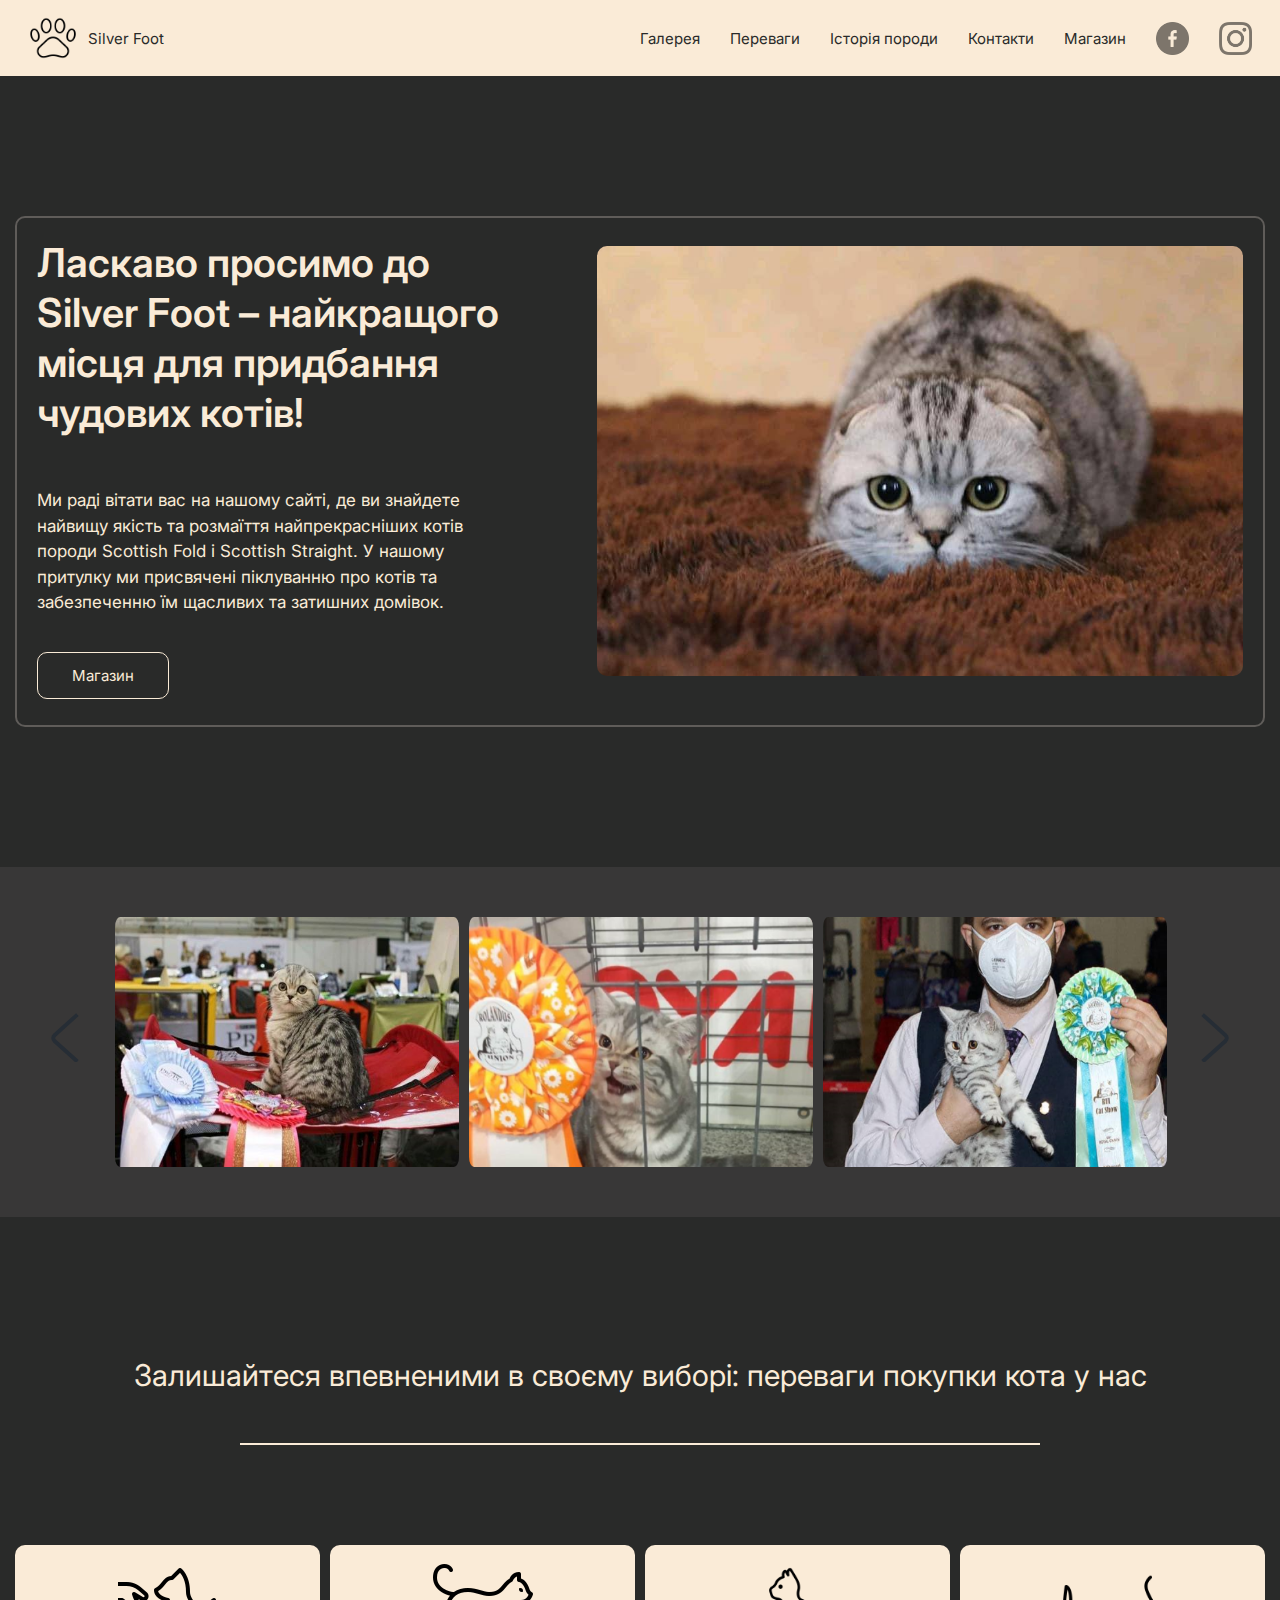
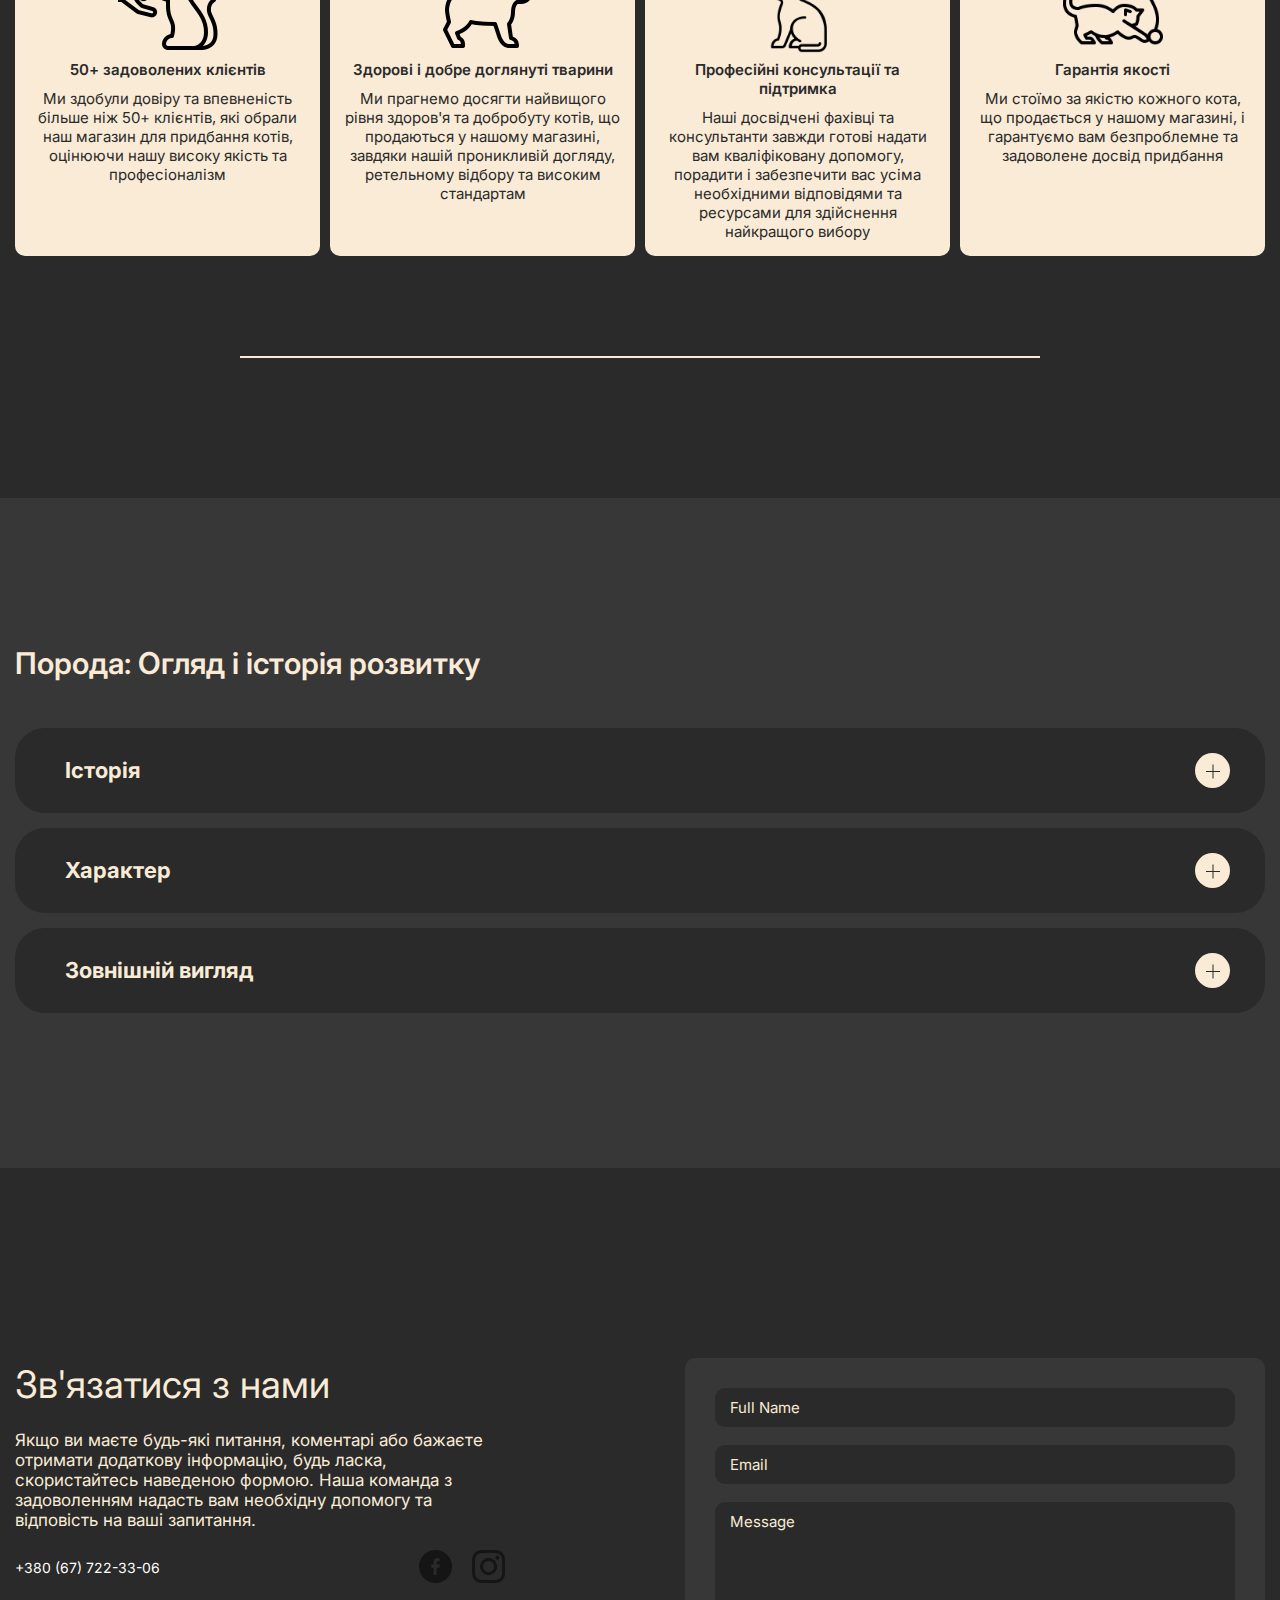
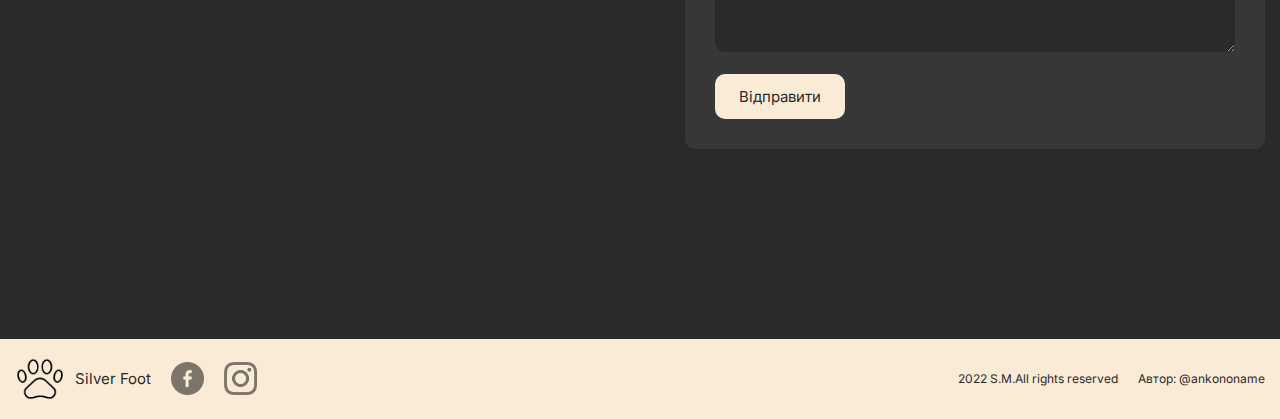
<file: index.html>
<!DOCTYPE html>
<html lang="en">
<head>
    <meta charset="UTF-8">
    <meta name="viewport" content="width=device-width, initial-scale=1.0">
    <link rel="stylesheet" href="css/style.css">
    <link rel="preconnect" href="https://fonts.googleapis.com">
    <link rel="preconnect" href="https://fonts.gstatic.com" crossorigin>
    <link href="https://fonts.googleapis.com/css2?family=Inter:wght@400;600;800&display=swap" rel="stylesheet">
    <title>Document</title>
</head>
<body>
    <div class="wrapper">
        <header class="header">
            <div class="container">
                <div class="header__inner">
                    <div class="header__logo">
                        <a class="logo__img" href="#">
                            <img src="img/foot-icon.png" alt="">
                            <div class="logo__text">Silver Foot</div>
                        </a>
                    </div>
    
                    <div class="header__nav">
                        <ul class="header__nuv-list">
                            <li class="nav__list-item">
                                <a class="nav__list-link" href="#history">Галерея</a>
                            </li>

                            <li class="nav__list-item">
                                <a class="nav__list-link" href="#recommend">Переваги</a>
                            </li>

                            <li class="nav__list-item">
                                <a class="nav__list-link" href="#info">Історія породи</a>
                            </li>

                            <li class="nav__list-item">
                                <a class="nav__list-link" href="#form">Контакти</a>
                            </li>

                            <li class="nav__list-item">
                                <a class="nav__list-link" href="index-shop.html">Магазин</a>
                            </li>

                            <li class="nav__list-item">
                                <a class="nav__list-link" href="https://www.facebook.com/natalia.ankudevych">
                                    <img src="img/facebook.png" alt="">
                                </a>
                            </li>

                            <li class="nav__list-item">
                                <a class="nav__list-link" href="https://instagram.com/natalie_ankudevych?igshid=OGQ5ZDc2ODk2ZA==">
                                    <img src="img/instagram.png" alt="">
                                </a>
                            </li>
                        </ul>
                    </div>

                    <div class="burger__menu">
                        <img src="img/popup-btn.svg" alt="burger menu">
                    </div>             
                </div>
            </div>
        </header>

        <div class="modal">
            <div class="modal__main">
                <ul class="modal__list">
                    <li class="nav__list-item">
                        <a class="nav__list-link" href="#history">Галерея</a>
                    </li>

                    <li class="nav__list-item">
                        <a class="nav__list-link" href="#recommend">Переваги</a>
                    </li>

                    <li class="nav__list-item">
                        <a class="nav__list-link" href="#info">Історія породи</a>
                    </li>

                    <li class="nav__list-item">
                        <a class="nav__list-link" href="#form">Контакти</a>
                    </li>

                    <li class="nav__list-item">
                        <a class="nav__list-link" href="index-shop.html">Магазин</a>
                    </li>

                    <div class="modal__list-social">
                        <li class="nav__list-item">
                            <a class="nav__list-link" href="https://www.facebook.com/natalia.ankudevych">
                                <img src="img/facebook.png" alt="">
                            </a>
                        </li>
                        
                        <li class="nav__list-item">
                            <a class="nav__list-link" href="https://instagram.com/natalie_ankudevych?igshid=OGQ5ZDc2ODk2ZA==">
                                <img src="img/instagram.png" alt="">
                            </a>
                        </li>
                    </div>
                </ul>

                <button class="modul__close-btn modul-close">
                    <img src="img/btn-modul.svg" alt="">
                </button>
            </div>
        </div>

        <section class="top__content">
                    
            <div class="container">
                <div class="top__content-inner">
                    <div class="top__text">
                        <h1 class="top__text-title">
                            Ласкаво просимо до Silver Foot – найкращого місця для придбання чудових котів!
                        </h1>
                        <p class="top__text-suptitle">
                            Ми раді вітати вас на нашому сайті, де ви знайдете найвищу якість та розмаїття найпрекрасніших котів породи Scottish Fold і Scottish Straight. У нашому притулку ми присвячені піклуванню про котів та забезпеченню їм щасливих та затишних домівок.
                        </p>

                        <div class="top__button">
                            <a href="index-shop.html">
                                Магазин
                            </a>
                        </div>
                    </div>
    
                    <div class="top__foto">
                        <img src="img/main-foto.jpg" alt="">
                    </div>
                </div>
            </div>
        </section>

        <section id="history" class="history">
            <div class="history__container">
                <div class="history__top">
                    <div class="history__slider">
                        <div class="slider__item">
                            <img src="img/slider1.jpg" alt="">
                        </div>

                        <div class="slider__item">
                            <img src="img/slider2.jpg" alt="">
                        </div>

                        <div class="slider__item">
                            <img src="img/slider3.jpg" alt="">
                        </div>

                        <div class="slider__item">
                            <img src="img/slider4.jpg" alt="">
                        </div>

                        <div class="slider__item">
                            <img src="img/slider5.jpg" alt="">
                        </div>
                    </div>
                </div>
            </div>
        </section>

        <section id="recommend" class="recommend">
            <div class="container">
                <div class="recommend__inner">
                    <h3 class="recommend__title">
                        Залишайтеся впевненими в своєму виборі: переваги покупки кота у нас
                    </h3>

                    <div class="recommend__border-top"></div>

                    <div class="recommend__content">
                        <div class="recommend__item">
                            <div class="recommend_item-foto">
                                <img src="img/rec1.png" alt="">
                            </div>

                            <div class="recommend__item-text">
                                50+ задоволених клієнтів
                            </div>
                            <p>Ми здобули довіру та впевненість більше ніж 50+ клієнтів, які обрали наш магазин для придбання котів, оцінюючи нашу високу якість та професіоналізм</p>
                        </div>

                        <div class="recommend__item">
                            <div class="recommend_item-foto">
                                <img src="img/rec2.png" alt="">
                            </div>

                            <div class="recommend__item-text">
                                Здорові і добре доглянуті тварини
                            </div>
                            <p>Ми прагнемо досягти найвищого рівня здоров'я та добробуту котів, що продаються у нашому магазині, завдяки нашій проникливій догляду, ретельному відбору та високим стандартам</p>
                        </div>

                        <div class="recommend__item">
                            <div class="recommend_item-foto">
                                <img src="img/rec3.png" alt="">
                            </div>

                            <div class="recommend__item-text">
                                Професійні консультації та підтримка
                            </div>
                            <p>Наші досвідчені фахівці та консультанти завжди готові надати вам кваліфіковану допомогу, порадити і забезпечити вас усіма необхідними відповідями та ресурсами для здійснення найкращого вибору</p>
                        </div>

                        <div class="recommend__item">
                            <div class="recommend_item-foto">
                                <img src="img/rec4.png" alt="">
                            </div>

                            <div class="recommend__item-text">
                                Гарантія якості
                            </div>
                            <p>Ми стоїмо за якістю кожного кота, що продається у нашому магазині, і гарантуємо вам безпроблемне та задоволене досвід придбання</p>
                        </div>
                    </div>

                    <div class="recommend__border-bottom"></div>
                </div>
            </div>
        </section>

        <section id="info" class="info">
            <div class="container">
                <div class="info__inner">
                    <h1 class="info__title">
                        Порода: Огляд і історія розвитку   
                    </h1>
                    
                    <div class="collapse__box-item">
                        <div class="collapse__box-inner">

                            <div class="collapse__title-box">
                                <h5 class="collapse__box-title">Історія</h5>

                                <div class="collapse__button">

                                </div>
                            </div>

                            <div class="collapse__box-text">
                                <p>
                                    Шотландські коти є породою, яка походить з Великої Британії. Вони виникли в 1960-х роках внаслідок спонтанного мутаційного гена, що призводить до скорочення довжини хвоста у котів. Перші шотландські коти з'явилися в результаті перетинання з британськими короткошерстими котами. Згодом відбулася систематична селекція, спрямована на збереження і посилення цієї особливої ознаки.
                                </p>
                            </div>
                        </div>  
                    </div>


                    <div class="collapse__box-item">
                        <div class="collapse__box-inner">

                            <div class="collapse__title-box">
                                <h5 class="collapse__box-title">Характер</h5>

                                <div class="collapse__button">
                                    
                                </div>
                            </div>

                            <div class="collapse__box-text">
                                <p>
                                    Шотландські капловухі завдяки своїм вухам мають оригінальний вигляд. Вони мають спокійний, урівноважений характер. Легко знаходять спільну мову з іншими свійськими тваринами. Кішки ласкаві, ніжні. Прив'язуються до людей.
                                    Малі кошенята відзначаються своєю активністю, грайливістю, що для більшості у дорослому віці не є характерною ознакою.
                                </p>
                            </div>
                        </div>  
                    </div>


                    <div class="collapse__box-item">
                        <div class="collapse__box-inner">

                            <div class="collapse__title-box">
                                <h5 class="collapse__box-title">Зовнішній вигляд</h5>

                                <div class="collapse__button">
                                    
                                </div>
                            </div>

                            <div class="collapse__box-text">
                                <p>
                                    Шотландські коти відрізняються короткою шерстю, компактною статурою та вираженою округлою формою обличчя. Вони мають міцний скелет та сильну мускулатуру.Часто вважаються прекрасними сімейними та компанійськими котами, які добре ладнають з дітьми та іншими тваринами.
                                </p>
                            </div>
                        </div>  
                    </div>

                    <div id="back_to_top" class="back-to-top">
                        <img src="img/btn-to-top.svg" alt="">
                    </div> 
                </div>
            </div>
        </section>

        <section id="form" class="form">
            <div class="container">
                <div class="form__inner">
                    <div class="form__text-content">
                        <h3 class="form__title">
                            Зв'язатися з нами
                        </h3>
                        <p class="form__text">
                            Якщо ви маєте будь-які питання, коментарі або бажаєте отримати додаткову інформацію, будь ласка, скористайтесь наведеною формою. Наша команда з задоволенням надасть вам необхідну допомогу та відповість на ваші запитання.
                        </p>

                        <div class="form__contacts">
                            <div class="form__tel-link">
                                <a href="tel:+380677223306">+380 (67) 722-33-06</a>
                            </div>

                            <div class="form__social">
                                <a class="nav__list-link" href="https://www.facebook.com/natalia.ankudevych">
                                    <img src="img/facebook.png" alt="">
                                </a>
                    


                                <a class="nav__list-link" href="https://instagram.com/natalie_ankudevych?igshid=OGQ5ZDc2ODk2ZA==">
                                    <img src="img/instagram.png" alt="">
                                </a>
                            </div>
                        </div>
                    </div>

                    <form id="ajax-contact-form" class="form__email">
                        <input type="hidden" name="project_name" value="Silver Foot">
                        <input type="hidden" name="admin_email" value="verif49089@akoption.com">
                        <input type="hidden" name="form_subject" value="Form Subject">

                        <div>
                            <input class="form__input _req" type="text" id="name" name="Name" value="Full Name">
                        </div>
                    
                        <div>
                            <input class="form__input _email" type="email" id="email" name="E-mail" value="Email">
                        </div>
                
                        <div>
                            <textarea class="form__message" id="message" name="message" required>Message</textarea>
                        </div>
                    
                        <button class="form__btn" type="submit">Відправити</button>
                    </form>
                </div>
            </div>                                      
        </section>

        <footer class="footer">
            <div class="container">
                <div class="footer__inner">
                    <div class="footer__left">
                        <div class="header__logo">
                            <a class="logo__img" href="#">
                                <img src="img/foot-icon.png" alt="">
                                <div class="logo__text">Silver Foot</div>
                            </a>
                        </div>

                        <ul class="footer__list">
                            <li class="nav__list-item">
                                <a class="nav__list-link" href="https://www.facebook.com/natalia.ankudevych">
                                    <img src="img/facebook.png" alt="">
                                </a>
                            </li>
    
                            <li class="nav__list-item">
                                <a class="nav__list-link" href="https://instagram.com/natalie_ankudevych?igshid=OGQ5ZDc2ODk2ZA==">
                                    <img src="img/instagram.png" alt="">
                                </a>
                            </li>
                        </ul>
                    </div>

                    <div class="footer__right">
                        <div>2022 S.M.All rights reserved</div>
                        <div>Автор: @ankononame</div>
                    </div>
                </div>
            </div>
        </footer>

        
        
    </div>
    <script src="https://code.jquery.com/jquery-3.6.0.min.js"></script>
    <script src="js/slick.min.js"></script>
    <script src="script.js"></script>
    <script src="js/main.js"></script>
</body>
</html>
</file>
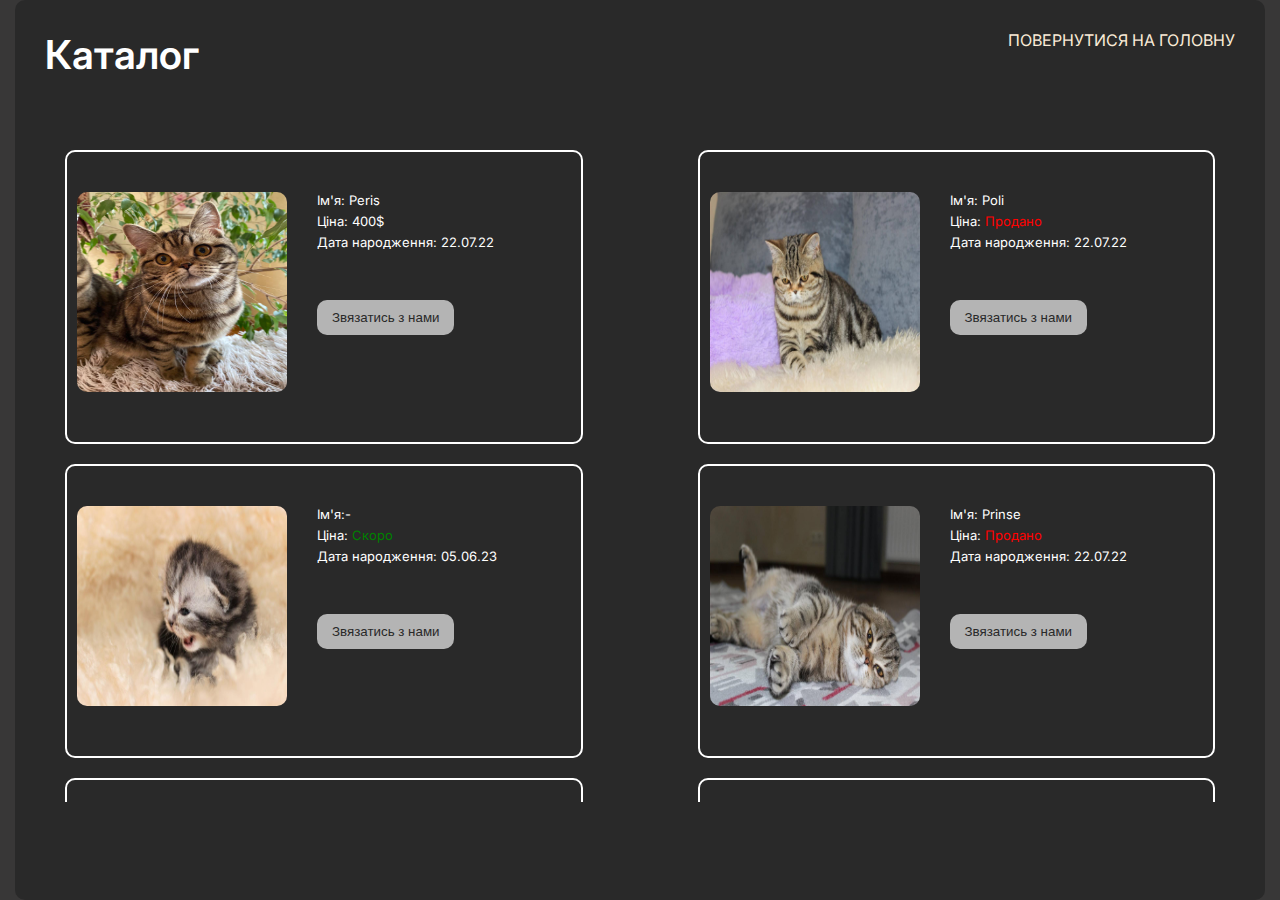
<file: index-shop.html>
<!DOCTYPE html>
<html lang="en">
<head>
    <meta charset="UTF-8">
    <meta name="viewport" content="width=device-width, initial-scale=1.0">
    <link rel="stylesheet" href="css/style-shop.css">
    <link href="https://fonts.googleapis.com/css2?family=Inter:wght@400;600;800&display=swap" rel="stylesheet">
    <title>Silver foot</title>
</head>
<body>
    <div class="main">
        <div class="container">
           <div class="main__inner">
                <div class="main__header">
                    <div class="main___item-title">
                        <h1>Каталог</h1>
                    </div>
                    <div class="beack__link">
                        <a href="index.html">Повернутися на головну</a>
                    </div>
                </div>
                
        
                <div class="mein__items">  
                    <div class="main__item">
                        <div class="item__foto">
                            <img src="img/peris.jpg" alt="">
                        </div>

                        <div class="item__text-block">
                            <div class="item__name">
                                Ім'я:<span> Peris</span>
                            </div>
    
                            <div class="item__text">
                                Ціна:<span> 400$</span>
                            </div>

                            <div class="item__data">
                                Дата народження:<span> 22.07.22</span>
                            </div>
                            
                            <button class="item__btn">
                                <a href="index.html#form" class="item__link">Звязатись з нами</a>
                            </button>
                        </div>
                    </div>

                    <div class="main__item">
                        <div class="item__foto">
                            <img src="img/poli.jpg" alt="">
                        </div>

                        <div class="item__text-block">
                            <div class="item__name">
                                Ім'я:<span> Poli</span>
                            </div>
    
                            <div class="item__text">
                                Ціна:<span class="red"> Продано</span>
                            </div>

                            <div class="item__data">
                                Дата народження:<span> 22.07.22</span>
                            </div>
                            
                            <button class="item__btn">
                                <a href="index.html#form" class="item__link">Звязатись з нами</a>
                            </button>
                        </div>
                    </div>

                    <div class="main__item">
                        <div class="item__foto">
                            <img src="img/mini-cat.jpg" alt="">
                        </div>

                        <div class="item__text-block">
                            <div class="item__name">
                                Ім'я:<span>-</span>
                            </div>
    
                            <div class="item__text">
                                Ціна:<span class="green"> Скоро</span>
                            </div>

                            <div class="item__data">
                                <span>Дата народження:</span> 05.06.23
                            </div>
                            
                            <button class="item__btn">
                                <a href="index.html#form" class="item__link">Звязатись з нами</a>
                            </button>
                        </div>
                    </div>
  
                    <div class="main__item">
                        <div class="item__foto">
                            <img src="img/prince.jpg" alt="">
                        </div>

                        <div class="item__text-block">
                            <div class="item__name">
                                Ім'я:<span> Prinse</span>
                            </div>
    
                            <div class="item__text">
                                Ціна:<span class="red"> Продано</span>
                            </div>

                            <div class="item__data">
                                <span>Дата народження:</span> 22.07.22
                            </div>
                            
                            <button class="item__btn">
                                <a href="index.html#form" class="item__link">Звязатись з нами</a>
                            </button>
                        </div>
                    </div>

                    <div class="main__item">
                        <div class="item__foto">
                            <img src="img/mini-cat2.jpg" alt="">
                        </div>

                        <div class="item__text-block">
                            <div class="item__name">
                                Ім'я:<span> -</span>
                            </div>
    
                            <div class="item__text">
                                Ціна:<span class="green"> Скоро</span>
                            </div>

                            <div class="item__data">
                                <span>Дата народження:</span>  05.06.23
                            </div>
                            
                            <button class="item__btn">
                                <a href="index.html#form" class="item__link">Звязатись з нами</a>
                            </button>
                        </div>
                    </div>

                    <div class="main__item">
                        <div class="item__foto">
                            <img src="img/mini-cat3.jpg" alt="">
                        </div>

                        <div class="item__text-block">
                            <div class="item__name">
                                Ім'я:<span> -</span>
                            </div>
    
                            <div class="item__text">
                                Ціна:<span class="green"> Скоро</span>
                            </div>

                            <div class="item__data">
                                <span>Дата народження:</span>  05.06.23
                            </div>
                            
                            <button class="item__btn">
                                <a href="index.html#form" class="item__link">Звязатись з нами</a>
                            </button>
                        </div>
                    </div>
                </div>
           </div>
        </div>
    </div>
    <script src="https://code.jquery.com/jquery-3.6.0.min.js"></script>
    <script src="js/main.js"></script>
</body>
</html>
</file>
<file: css/style.css>
/* Reset and base styles  */
* {
	padding: 0px;
	margin: 0px;
	border: none;
}

*,
*::before,
*::after {
	box-sizing: border-box;
}

/* Links */

a, a:link, a:visited  {
    text-decoration: none;
}

a:hover  {
    text-decoration: none;
}

/* Common */

aside, nav, footer, header, section, main {
	display: block;
}

h1, h2, h3, h4, h5, h6, p {
    font-size: inherit;
	font-weight: inherit;
}

ul, ul li {
	list-style: none;
}

img {
	vertical-align: top;
}

img, svg {
	max-width: 100%;
	height: auto;
}

address {
  font-style: normal;
}

/* Form */

input, textarea, button, select {
	font-family: inherit;
    font-size: inherit;
    color: inherit;
    background-color: transparent;
}

input::-ms-clear {
	display: none;
}

button, input[type="submit"] {
    display: inline-block;
    box-shadow: none;
    background-color: transparent;
    background: none;
    cursor: pointer;
}

input:focus, input:active,
button:focus, button:active {
    outline: none;
}

button::-moz-focus-inner {
	padding: 0;
	border: 0;
}

label {
	cursor: pointer;
}

legend {
	display: block;
}

a {
    color: #292A29;
}

/* CSS start --------------------- */

.container{
    max-width: 1400px;
    margin: 0 auto;
    padding: 0 15px;
}


body {
    background: #292A29;
    font-family: 'Inter', sans-serif;
    font-weight: 400;
    font-size: 15px;
    color: antiquewhite;
}

h1 {
    font-size: 40px;
    line-height: 50px;
    margin-bottom: 50px;
    font-weight: 600;
}


/* Header container --------------------- */


.header {
    padding: 13px;
    background-color: antiquewhite;
}

.header__logo img{
    width: 50px;
}

.header__inner {
    display: flex;
    justify-content: space-between;
    align-items: center;
}

.logo__img {
    display: flex;
    align-items: center;
    text-align: center;
    gap: 10px;
}

.header__nav {
    color: #292A29;
}

.header__nuv-list {
    display: flex;
    align-items: center;
    gap: 30px;
}

.nav__list-link {
    transition: border-bottom .3s ease;
    border-bottom: 1.5px solid transparent;
}

.nav__list-link:hover {
    border-bottom: 1.5px solid #292A29;
}

.nav__list-link img {
    width: 33px;
    height: 33px;
    opacity: 0.5;
    transition: opacity .3s ease;
}

.nav__list-link img:hover {
    opacity: 1;
}

.burger__menu {
    display: none;
}

.top__content {
    margin: 140px 0;
}

.top__text {
   max-width: 500px;
   padding-right: 20px;
}

.top__content-inner {
    display: flex;
    justify-content: space-between;
    align-items: center;
    border: 2px solid rgb(95, 92, 89);
    border-radius: 10px;
    padding: 20px 20px 40px 20px;
}

.top__foto img{
    border-radius: 10px;
    max-height: 430px;
}

.top__text-suptitle {
    font-size: 17px;
    line-height: 150%;
    margin-bottom: 50px;
}

.top__button a{
    padding: 13px 34px;
    background-color: #292A29;
    border-radius: 10px;
    border: 1px solid antiquewhite;
    transition: .2s;
    color: antiquewhite;
}

.top__button a:hover{
    color: #292A29;
    background: antiquewhite;
}


.top__button button:hover{
    background-color: antiquewhite;
    color: #292A29;
}

.history {
    background-color: #383737;
    color: #4c4e4c;
}

.history__top {
    padding: 50px;
}

.history__title {
    text-align: center;
}

.history__slider {
  position: relative;
  padding: 0 60px;
}


.slider__item img {
    border-radius: 10px;
    height: 250px;
    width: 100%;
    padding: 0 5px;
}

/* Slider setings--------------- */

.history__container {
    max-width: 1900px;
    margin: 0 auto;
    padding: 0 0;
}

.slick-list {
    overflow: hidden;
}
/* Лента слайдов */
.slick-track{
    display: flex;
    align-items: center;
}

/* Стрелка влево */
.slick-prev{
    left: 0;
    background: url('../img/prev-btn.svg') 0 0 / 100% no-repeat;
}
/* Стрелка вправо */
.slick-next{
    right: 0;
    background: url('../img/next-btn.svg') 0 0 / 100% no-repeat;
}

.history__slider .slick-arrow {
    position: absolute;
    top: 50%;
    z-index: 10;
    margin: -30px 0 0 0;
    width: 30px;
    height: 50px;
    font-size: 0;
}

.slick-arrow:hover {
    fill:#FA4946;
}


/* Recommend block */

.recommend {
    margin: 140px 0;
}

.recommend__title {
    font-size: 30px;
    text-align: center;
    padding-bottom: 50px;
}

.recommend__content {
    padding-top: 100px;
    padding-bottom: 100px;
}

.recommend__content {
    display: flex;
    justify-content: space-between;
    gap: 10px;
}

.recommend__item {
    display: flex;
    justify-content: top;
    flex-direction: column;
    

    background: antiquewhite;
    color: #292A29;
    width: 25%;
    border-radius: 10px;
    align-items: center;
    padding: 15px;
    text-align: center;
}

.recommend_item-foto {
    width: 100px;
    height: 100px;
}

.recommend__item-text {
    text-align: center;
    padding-bottom: 10px;
    font-weight: 600;
}

.recommend__item p{
    font-size: 15px;
    font-weight: 400;
}

.recommend__border-top,
.recommend__border-bottom {
    width: 800px;
    border: 1px solid antiquewhite;
    margin: 0 auto;
}

/* Form block --------------------- */

.form {
    background: #292A29;
    margin: 140px 0;
}

.form__inner {
    display: flex;
    justify-content: space-between;
    padding: 50px 0;
}

.form__title {
    font-size: 38px;
    line-height: 52px;
    padding-bottom: 20px;
}

.form__text-content {
    max-width: 500px;
    font-weight: 400;
    font-size: 17px;
    padding-right: 10px;
}

.form__input:focus {
    border: 3px solid antiquewhite;
}

.form__email {
    padding: 30px;
    background: #383737;
    min-width: 580px;
    border-radius: 10px;
    font-weight: 400;
}

.form__email input {
    background-color: #292A29;
    margin-bottom: 18px;
    width: 100%;
    padding: 10px 15px;
    border-radius: 10px;
}

.form__email textarea {
    width: 100%;
    background-color: #292A29;
    border-radius: 10px;
    padding: 10px 15px;
    margin-bottom: 18px;
    border: none;
    resize: vertical;
    min-height: 150px;
    outline: none;
}

.form__email textarea:focus {
    border: 3px solid antiquewhite;
}

.form__btn {
    padding: 13px 24px;
    background: antiquewhite;
    color: #292A29;
    border-radius: 10px;
    transition: .3s;
}

.form__btn:hover {
    color: antiquewhite;
    background: #3f3e3e;
}


.form__contacts {
    padding-top: 20px;
    display: flex;
    justify-content: space-between;
    align-items: center;
}

.form__social {
    display: flex;
    gap: 20px;
}

.form__tel-link a{
    color: #FFF;
    border-bottom: 1px solid transparent;
    transition: border-bottom .3s ease;
    font-size: 14px;
}

.form__tel-link a:hover{
    border-bottom: 1px solid #FFF; 
}

/* Info ------------------- */

.info {
    background-color: #383737;
    padding: 140px 0;
}

.info__title {
    margin-bottom: 40px;
    font-size: 30px;
}

.collapse__box-item{
    background: #292A29;
    border-radius: 30px;
    margin-bottom: 15px;
}

.collapse__box-title {
    font-weight: 700;
    font-size: 22px;
    line-height: 27px;
}

.collapse__box-inner {
    padding: 0px 0px 25px 50px;
}

.collapse__box-text {
    padding-top: 12px;
    padding-right: 120px;
    max-width: 1250px;
    display: none;
    color: #fff;
}

.collapse__title-box {
    display: flex;
    justify-content: space-between;
    align-items: center;
    cursor: pointer;
    padding-top: 25px;
}

.collapse__button {
    background: antiquewhite;
    min-width: 35px;
    min-height: 35px;
    border-radius: 50%;
    position: relative;
    margin-right: 35px;
}

.collapse__title-box .collapse__button::after,
.collapse__title-box .collapse__button::before {
    content: "";
    width: 14px;
    height: 1px;
    background-color: #292A29;
    position: absolute;
    right: 10px;
    top: 18px;
    transition: all .3s ease-in-out;
}

.collapse__title-box .collapse__button::after {
    transform: rotate(-90deg);
}

.active .collapse__button::after,
.active .collapse__button::before {
    transform: rotate(0deg);
}


.back-to-top {
    border-radius: 50%;
    position: fixed;
    padding: 10px 12px;
    right: -150px;
    bottom: 25px;
    cursor: pointer;
    transition: 0.7s all;
    z-index: 30;
}

.back-to-top.active {
    right: 25px;
    bottom: 25px;
    transition: 0.7s all;
}

/* Footer ------------------ */

.footer {
    color: #292A29;
    background-color: antiquewhite;
}

.footer__inner {
    padding: 15px 0;
    display: flex;
    justify-content: space-between;
    align-items: center;
}

.footer__left {
    display: flex;
    align-items: center;
    gap: 20px;
}

.footer__list {
    display: flex;
    gap: 20px;
}

.footer__right {
    display: flex;
    font-weight: 400;
    font-size: 12px;
    gap: 20px;
}

/* BURGER MENU --------------------- */

.menu__list-item {
    padding-bottom: 10px;
}

.modal__list {
    display: flex;
    flex-direction: column;
    align-items: center;
    gap: 10px;
    padding-top: 50px;
    padding-bottom: 40px;
}

.modal__list-link {
    font-size: 16px;
    line-height: 19px;
}

.modal {
    position: fixed;
    inset: 0;
    background-color: rgba(13, 18, 47, 0.5);
    z-index: 100;
    cursor: pointer;
    display: none;
    left: 0;
    justify-content: center;
}

.modal__main {
    margin-top: 240px;
    position: relative;
    width: 292px;
    height: 320px;
    background: antiquewhite;
    border-radius: 10px;
    padding: 15px;
    cursor: default;
    display: flex;
    flex-direction: column;
    align-items: center;
    text-align: center;
    font-size: 14px;
    line-height: 150%;
}

.modul__close-btn {
    background-color: transparent;
    border: none;
    outline: none;
    cursor: pointer;
    position: absolute;
    top: 20px;
    right: 20px;
}

.modal__list-social {
    display: flex;
    gap: 10px;
}

@media (max-width: 1000px) {
    h1 {
        font-size: 25px;
        line-height: 30px;
        margin-bottom: 20px;
        font-weight: 600;
    }
    .top__text-suptitle {
        font-size: 12px;
        line-height: 150%;
        margin-bottom: 30px;
    }
    .top__text {
        max-width: 380px;
        padding-right: 20px;
    }
    .top__content {
        margin: 80px 0;
    }

    .nav__list-item a {
        font-size: 12px;
    }
    .slider__item img {
        height: 210px;
    }
    .recommend {
        margin: 80px 0;
    }
    .info {
        padding: 80px 0;
    }
    .recommend__content {
        padding-top: 60px;
    }
    .recommend__content {
        display: flex;
        justify-content: space-between;
        flex-wrap: wrap;
    }
    .recommend__item {
        width: 49%;
    }
    .form__inner {
        flex-wrap: wrap;
        justify-content: center;
    }
    .form__text-content {
        text-align: center;
    }
    .form__inner {
        padding: 0 0;
    }
    .form {
        margin: 70px 0;
    }
    .form__text-content {
        padding: 30px 20px;
    }
}

@media (max-width: 700px) {
    .recommend__content {
        display: flex;
        justify-content: center;
        flex-wrap: wrap;
    }
    .recommend__item {
        width: 100%;
    }
    .recommend__content {
        padding-top: 30px;
    }
    .recommend__border-top, .recommend__border-bottom {
        width: 200px;
    }
    .recommend__content {
        padding-top: 30px;
        padding-bottom: 30px;
    }
    .recommend {
        margin: 30px 0;
    }

    .recommend__title {
        font-size: 20px;
    }
    .form__email {
        min-width: 340px;
    }

    .form__text {
        font-size: 14px;
    }
    .history__top {
        padding: 20px;
    }

    .history__slider {
        padding: 0px 40px;
    }
    .footer__left {
        padding-bottom: 12px;
    }
    .footer__inner {
        flex-direction: column;
    }

    .header__nuv-list {
        display: none;
    }
    .top__foto {
        display: none;
    }
    .top__text {
        padding: 0;
    }
    .burger__menu {
        display: block;
    }
}
</file>
<file: css/style-shop.css>
/* Reset and base styles  */
* {
	padding: 0px;
	margin: 0px;
	border: none;
}

*,
*::before,
*::after {
	box-sizing: border-box;
}

/* Links */

a, a:link, a:visited  {
    text-decoration: none;
}

a:hover  {
    text-decoration: none;
}

/* Common */

aside, nav, footer, header, section, main {
	display: block;
}

h1, h2, h3, h4, h5, h6, p {
    font-size: inherit;
	font-weight: inherit;
}

ul, ul li {
	list-style: none;
}

img {
	vertical-align: top;
}

img, svg {
	max-width: 100%;
	height: auto;
}

address {
  font-style: normal;
}


/* Main ------------------- */

body {
    background: #383737;
    box-sizing: border-box;
    max-height: 100vh;
    font-family: 'Inter';
}

h1 {
    font-size: 40px;
    line-height: 50px;
    font-weight: 600;
}

.container{
    max-width: 1400px;
    margin: 0 auto;
    padding: 0 15px;
}

.main__inner {
    background-color: #292929;
    height: 100vh;
    border-radius: 10px;
    padding: 30px 30px 30px 30px;
    color: #FFF;
    overflow: hidden;
}

.mein__items {
    display: flex;
    flex-wrap: wrap;
    justify-content: space-between;
    gap: 20px;
    max-height: 80%;
    font-size: 13px;
    overflow: auto;
    padding: 20px;
}

.main__header {
    display: flex;
    justify-content: space-between;
    margin-bottom: 50px;
}

.main__item {
    display: flex;
    width: 45%;
    padding: 40px 10px 40px 10px;
    border-radius: 10px;
    border: 2px solid #FFF;
    
}

.beack__link a {
    color: antiquewhite;
    text-transform: uppercase;
    border-bottom: 1px solid transparent;
    transition: border-bottom .3s ease;
}

.beack__link a:hover {
    color: antiquewhite;
    text-transform: uppercase;
    border-bottom: 1px solid antiquewhite;
}

.item__text-block span{
    color: rgb(255, 255, 255); 
}

.item__name {
    padding-bottom: 5px;
}

.item__text {
    padding-bottom: 5px;
}

.item__foto {
    padding-right: 30px;
    padding-bottom: 10px;
}

.item__data {
    padding-bottom: 50px;
}

.item__foto img{
 width: 210px;
 height: 200px;
 border-radius: 10px;
}

.item__btn {
    padding: 10px 15px;
    border-radius: 10px;
    opacity: 0.7;
    cursor: pointer;
    transition: .3s;
}

.item__btn:hover {
    opacity: 1;
}

.item__link {
    color: #292929;
}

.red {
    color: red !important;
}

.green {
    color: green !important;
}


.mein__items::-webkit-scrollbar {
    width: 10px;
}

.mein__items::-webkit-scrollbar-track {
    background: #292929;
    border-radius: 50px;
}

.mein__items::-webkit-scrollbar-thumb {
    background: #FFF;
    border-radius: 50px;
    height: 20%;
}


@media(max-width:1000px){
    .mein__items {
        display: flex;
        flex-wrap: wrap;
        justify-content: center;
        padding: 0;
    }

    .main__item {
        width: 60%;
        padding-right: 10px;
    }

    .item__foto {
        display: flex;
        justify-content: center;
        padding-bottom: 20px;
        padding-right: 10px;
    }

    .beack__link a {
        font-size: 9px;
    }
    .main__header {
        display: flex;
        text-align: center;
        align-items: center;
    }
}

@media(max-width:800px){
    .main__item {
        width: 100%;
        flex-direction: column;
        justify-content: center;
    }

    .item__foto {
        display: flex;
        justify-content: center;
        padding-bottom: 20px;
        padding-right: 0;

    }

    .beack__link a {
        font-size: 9px;
    }
    .main__header {
        display: flex;
        text-align: center;
        align-items: center;
    }
}
</file>
